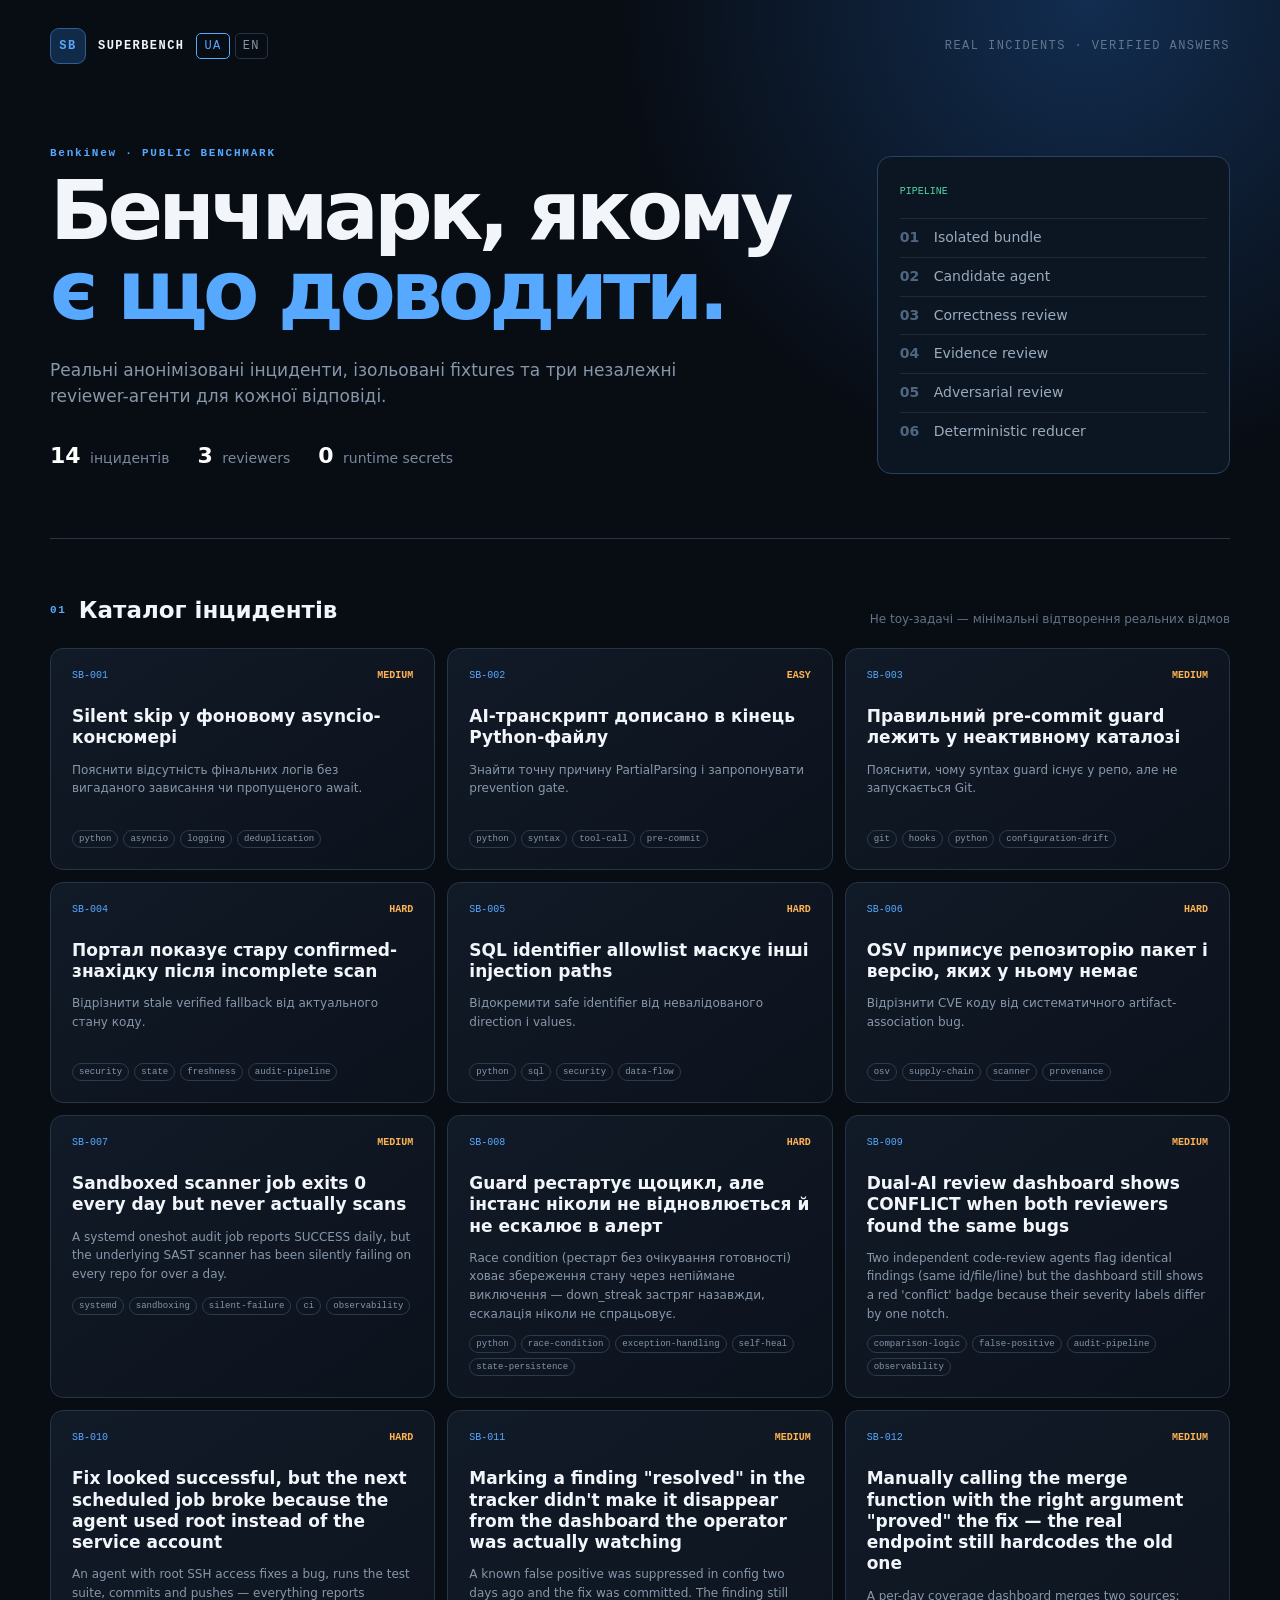
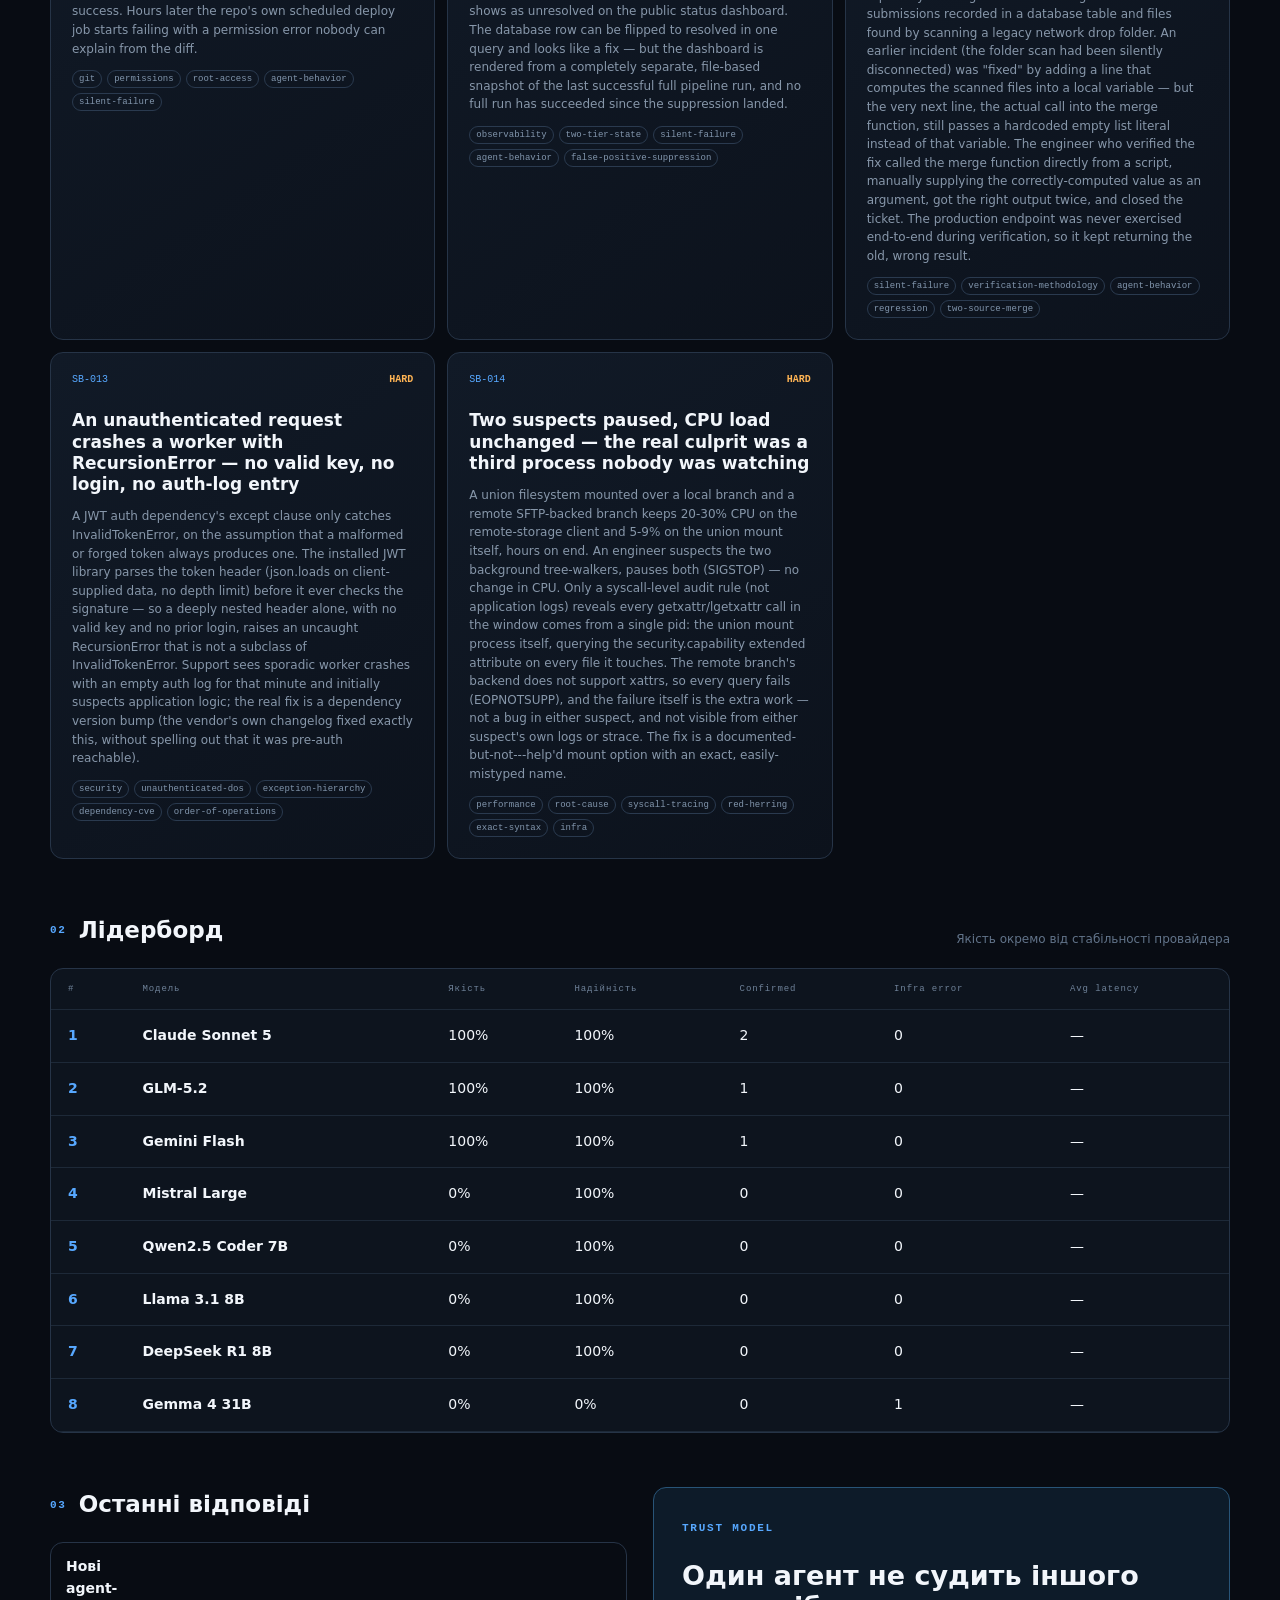
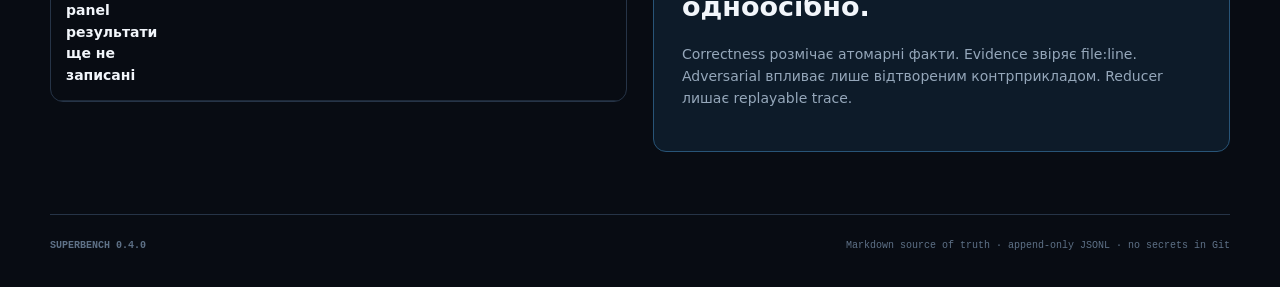
<file: site/index.html>
<!doctype html><html lang="uk"><head><meta charset="utf-8"><meta name="viewport" content="width=device-width,initial-scale=1"><meta name="color-scheme" content="dark"><title>SUPERBENCH · AI Agent Benchmark</title><link rel="stylesheet" href="assets/app.css"><link rel="icon" type="image/svg+xml" href="assets/favicon.svg"></head><body><main><header><nav><div class="logo">SB</div><b>SUPERBENCH</b><div class="language-switch" aria-label="Мова сайту"><a href="./" lang="uk" hreflang="uk" aria-current="page">UA</a><a href="en/" lang="en" hreflang="en">EN</a></div><span>REAL INCIDENTS · VERIFIED ANSWERS</span></nav><div class="hero"><div><p class="eyebrow">BenkiNew · PUBLIC BENCHMARK</p><h1>Бенчмарк, якому<br><em>є що доводити.</em></h1><p class="lead">Реальні анонімізовані інциденти, ізольовані fixtures та три незалежні reviewer-агенти для кожної відповіді.</p><div class="hero-stats"><span><b>14</b> інцидентів</span><span><b>3</b> reviewers</span><span><b>0</b> runtime secrets</span></div></div><aside><span>PIPELINE</span><ol><li><b>01</b> Isolated bundle</li><li><b>02</b> Candidate agent</li><li><b>03</b> Correctness review</li><li><b>04</b> Evidence review</li><li><b>05</b> Adversarial review</li><li><b>06</b> Deterministic reducer</li></ol></aside></div></header><section><div class="section-title"><div><span>01</span><h2>Каталог інцидентів</h2></div><p>Не toy-задачі — мінімальні відтворення реальних відмов</p></div><div class="cases"><article class="case"><div class="case-top"><span>SB-001</span><b>medium</b></div><h3>Silent skip у фоновому asyncio-консюмері</h3><p>Пояснити відсутність фінальних логів без вигаданого зависання чи пропущеного await.</p><div class="tags"><i>python</i><i>asyncio</i><i>logging</i><i>deduplication</i></div></article><article class="case"><div class="case-top"><span>SB-002</span><b>easy</b></div><h3>AI-транскрипт дописано в кінець Python-файлу</h3><p>Знайти точну причину PartialParsing і запропонувати prevention gate.</p><div class="tags"><i>python</i><i>syntax</i><i>tool-call</i><i>pre-commit</i></div></article><article class="case"><div class="case-top"><span>SB-003</span><b>medium</b></div><h3>Правильний pre-commit guard лежить у неактивному каталозі</h3><p>Пояснити, чому syntax guard існує у репо, але не запускається Git.</p><div class="tags"><i>git</i><i>hooks</i><i>python</i><i>configuration-drift</i></div></article><article class="case"><div class="case-top"><span>SB-004</span><b>hard</b></div><h3>Портал показує стару confirmed-знахідку після incomplete scan</h3><p>Відрізнити stale verified fallback від актуального стану коду.</p><div class="tags"><i>security</i><i>state</i><i>freshness</i><i>audit-pipeline</i></div></article><article class="case"><div class="case-top"><span>SB-005</span><b>hard</b></div><h3>SQL identifier allowlist маскує інші injection paths</h3><p>Відокремити safe identifier від невалідованого direction і values.</p><div class="tags"><i>python</i><i>sql</i><i>security</i><i>data-flow</i></div></article><article class="case"><div class="case-top"><span>SB-006</span><b>hard</b></div><h3>OSV приписує репозиторію пакет і версію, яких у ньому немає</h3><p>Відрізнити CVE коду від систематичного artifact-association bug.</p><div class="tags"><i>osv</i><i>supply-chain</i><i>scanner</i><i>provenance</i></div></article><article class="case"><div class="case-top"><span>SB-007</span><b>medium</b></div><h3>Sandboxed scanner job exits 0 every day but never actually scans</h3><p>A systemd oneshot audit job reports SUCCESS daily, but the underlying SAST scanner has been silently failing on every repo for over a day.</p><div class="tags"><i>systemd</i><i>sandboxing</i><i>silent-failure</i><i>ci</i><i>observability</i></div></article><article class="case"><div class="case-top"><span>SB-008</span><b>hard</b></div><h3>Guard рестартує щоцикл, але інстанс ніколи не відновлюється й не ескалює в алерт</h3><p>Race condition (рестарт без очікування готовності) ховає збереження стану через непіймане виключення — down_streak застряг назавжди, ескалація ніколи не спрацьовує.</p><div class="tags"><i>python</i><i>race-condition</i><i>exception-handling</i><i>self-heal</i><i>state-persistence</i></div></article><article class="case"><div class="case-top"><span>SB-009</span><b>medium</b></div><h3>Dual-AI review dashboard shows CONFLICT when both reviewers found the same bugs</h3><p>Two independent code-review agents flag identical findings (same id/file/line) but the dashboard still shows a red &#x27;conflict&#x27; badge because their severity labels differ by one notch.</p><div class="tags"><i>comparison-logic</i><i>false-positive</i><i>audit-pipeline</i><i>observability</i></div></article><article class="case"><div class="case-top"><span>SB-010</span><b>hard</b></div><h3>Fix looked successful, but the next scheduled job broke because the agent used root instead of the service account</h3><p>An agent with root SSH access fixes a bug, runs the test suite, commits and pushes — everything reports success. Hours later the repo&#x27;s own scheduled deploy job starts failing with a permission error nobody can explain from the diff.</p><div class="tags"><i>git</i><i>permissions</i><i>root-access</i><i>agent-behavior</i><i>silent-failure</i></div></article><article class="case"><div class="case-top"><span>SB-011</span><b>medium</b></div><h3>Marking a finding &quot;resolved&quot; in the tracker didn&#x27;t make it disappear from the dashboard the operator was actually watching</h3><p>A known false positive was suppressed in config two days ago and the fix was committed. The finding still shows as unresolved on the public status dashboard. The database row can be flipped to resolved in one query and looks like a fix — but the dashboard is rendered from a completely separate, file-based snapshot of the last successful full pipeline run, and no full run has succeeded since the suppression landed.</p><div class="tags"><i>observability</i><i>two-tier-state</i><i>silent-failure</i><i>agent-behavior</i><i>false-positive-suppression</i></div></article><article class="case"><div class="case-top"><span>SB-012</span><b>medium</b></div><h3>Manually calling the merge function with the right argument &quot;proved&quot; the fix — the real endpoint still hardcodes the old one</h3><p>A per-day coverage dashboard merges two sources: submissions recorded in a database table and files found by scanning a legacy network drop folder. An earlier incident (the folder scan had been silently disconnected) was &quot;fixed&quot; by adding a line that computes the scanned files into a local variable — but the very next line, the actual call into the merge function, still passes a hardcoded empty list literal instead of that variable. The engineer who verified the fix called the merge function directly from a script, manually supplying the correctly-computed value as an argument, got the right output twice, and closed the ticket. The production endpoint was never exercised end-to-end during verification, so it kept returning the old, wrong result.</p><div class="tags"><i>silent-failure</i><i>verification-methodology</i><i>agent-behavior</i><i>regression</i><i>two-source-merge</i></div></article><article class="case"><div class="case-top"><span>SB-013</span><b>hard</b></div><h3>An unauthenticated request crashes a worker with RecursionError — no valid key, no login, no auth-log entry</h3><p>A JWT auth dependency&#x27;s except clause only catches InvalidTokenError, on the assumption that a malformed or forged token always produces one. The installed JWT library parses the token header (json.loads on client-supplied data, no depth limit) before it ever checks the signature — so a deeply nested header alone, with no valid key and no prior login, raises an uncaught RecursionError that is not a subclass of InvalidTokenError. Support sees sporadic worker crashes with an empty auth log for that minute and initially suspects application logic; the real fix is a dependency version bump (the vendor&#x27;s own changelog fixed exactly this, without spelling out that it was pre-auth reachable).</p><div class="tags"><i>security</i><i>unauthenticated-dos</i><i>exception-hierarchy</i><i>dependency-cve</i><i>order-of-operations</i></div></article><article class="case"><div class="case-top"><span>SB-014</span><b>hard</b></div><h3>Two suspects paused, CPU load unchanged — the real culprit was a third process nobody was watching</h3><p>A union filesystem mounted over a local branch and a remote SFTP-backed branch keeps 20-30% CPU on the remote-storage client and 5-9% on the union mount itself, hours on end. An engineer suspects the two background tree-walkers, pauses both (SIGSTOP) — no change in CPU. Only a syscall-level audit rule (not application logs) reveals every getxattr/lgetxattr call in the window comes from a single pid: the union mount process itself, querying the security.capability extended attribute on every file it touches. The remote branch&#x27;s backend does not support xattrs, so every query fails (EOPNOTSUPP), and the failure itself is the extra work — not a bug in either suspect, and not visible from either suspect&#x27;s own logs or strace. The fix is a documented-but-not---help&#x27;d mount option with an exact, easily-mistyped name.</p><div class="tags"><i>performance</i><i>root-cause</i><i>syscall-tracing</i><i>red-herring</i><i>exact-syntax</i><i>infra</i></div></article></div></section><section><div class="section-title"><div><span>02</span><h2>Лідерборд</h2></div><p>Якість окремо від стабільності провайдера</p></div><div class="table-wrap"><table><thead><tr><th>#</th><th>Модель</th><th>Якість</th><th>Надійність</th><th>Confirmed</th><th>Infra error</th><th>Avg latency</th></tr></thead><tbody><tr><td><strong>1</strong></td><td><b>Claude Sonnet 5</b></td><td>100%</td><td>100%</td><td>2</td><td>0</td><td>—</td></tr><tr><td><strong>2</strong></td><td><b>GLM-5.2</b></td><td>100%</td><td>100%</td><td>1</td><td>0</td><td>—</td></tr><tr><td><strong>3</strong></td><td><b>Gemini Flash</b></td><td>100%</td><td>100%</td><td>1</td><td>0</td><td>—</td></tr><tr><td><strong>4</strong></td><td><b>Mistral Large</b></td><td>0%</td><td>100%</td><td>0</td><td>0</td><td>—</td></tr><tr><td><strong>5</strong></td><td><b>Qwen2.5 Coder 7B</b></td><td>0%</td><td>100%</td><td>0</td><td>0</td><td>—</td></tr><tr><td><strong>6</strong></td><td><b>Llama 3.1 8B</b></td><td>0%</td><td>100%</td><td>0</td><td>0</td><td>—</td></tr><tr><td><strong>7</strong></td><td><b>DeepSeek R1 8B</b></td><td>0%</td><td>100%</td><td>0</td><td>0</td><td>—</td></tr><tr><td><strong>8</strong></td><td><b>Gemma 4 31B</b></td><td>0%</td><td>0%</td><td>0</td><td>1</td><td>—</td></tr></tbody></table></div></section><section class="split"><div><div class="section-title"><div><span>03</span><h2>Останні відповіді</h2></div></div><ul class="recent"><li><b>Нові agent-panel результати ще не записані</b></li></ul></div><div class="principles"><span>TRUST MODEL</span><h2>Один агент не судить іншого одноосібно.</h2><p>Correctness розмічає атомарні факти. Evidence звіряє file:line. Adversarial впливає лише відтвореним контрприкладом. Reducer лишає replayable trace.</p></div></section><footer><b>SUPERBENCH 0.4.0</b><span>Markdown source of truth · append-only JSONL · no secrets in Git</span></footer></main></body></html>
</file>
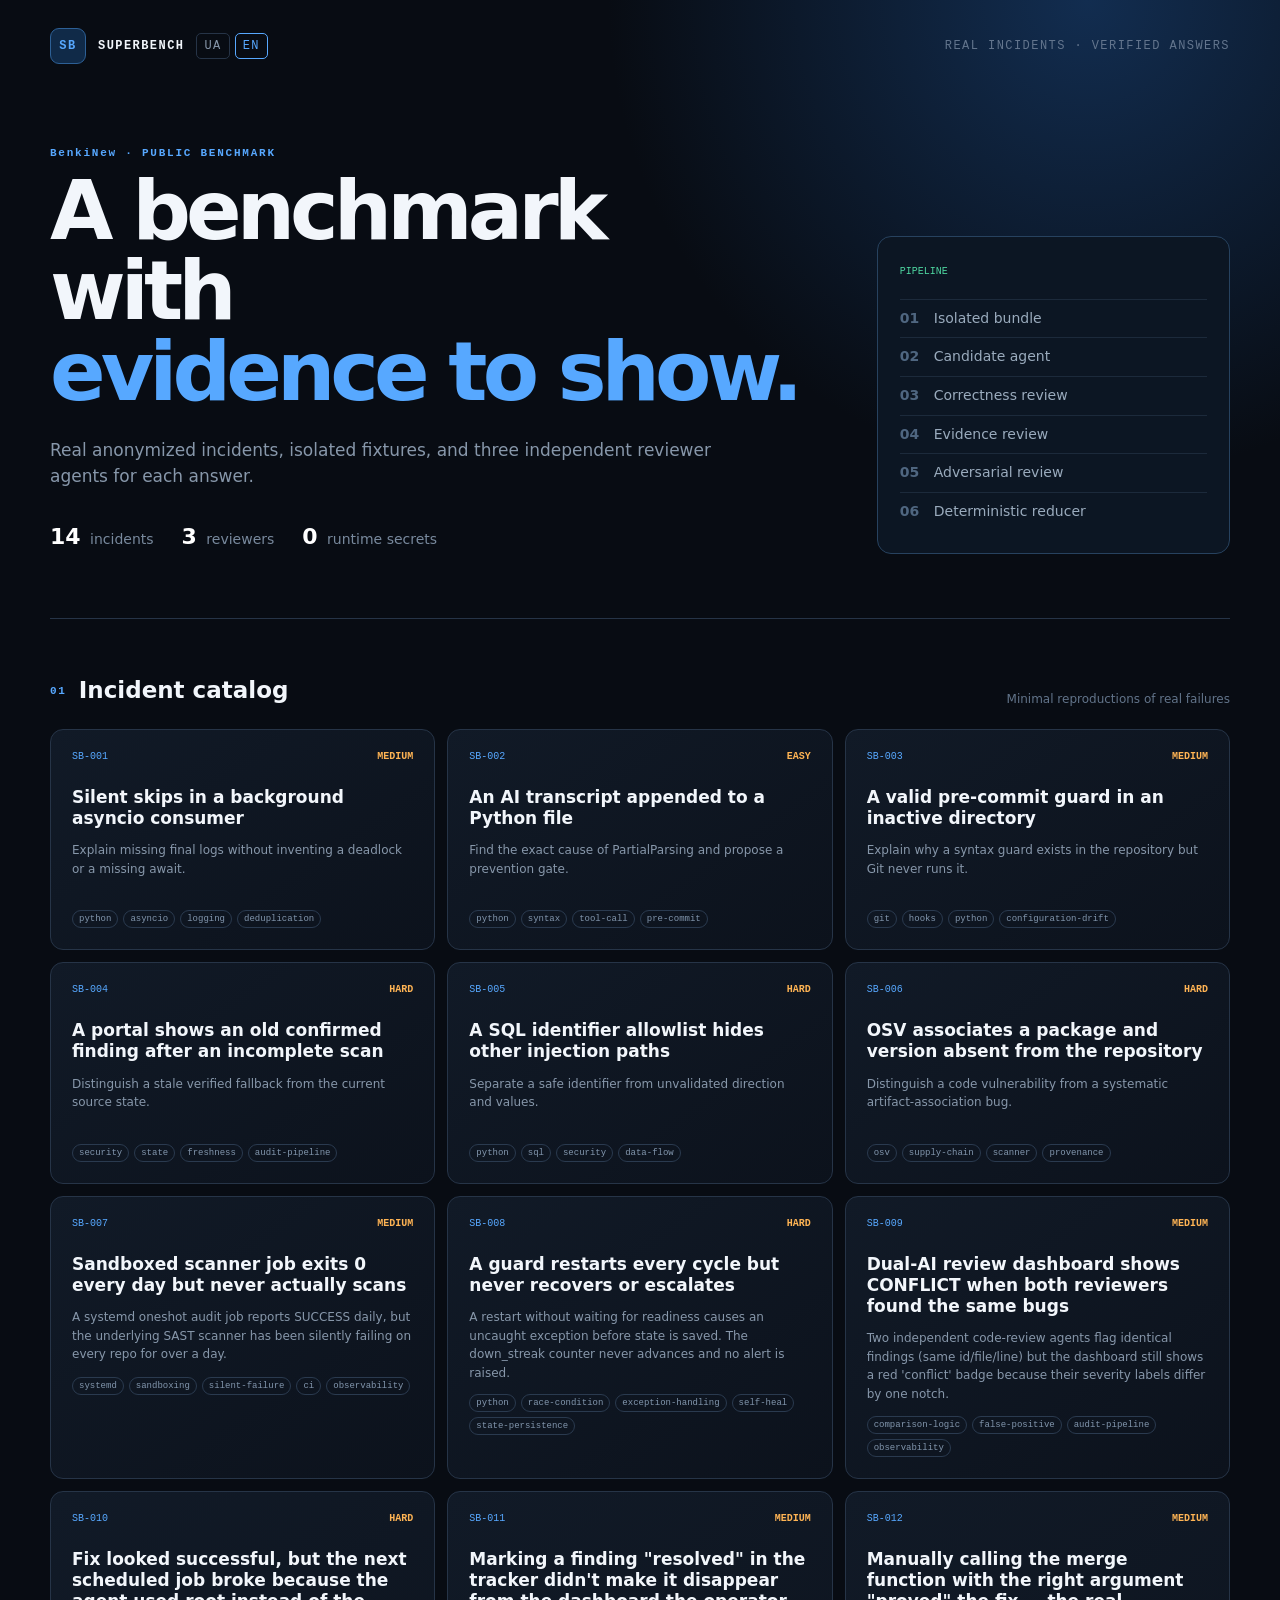
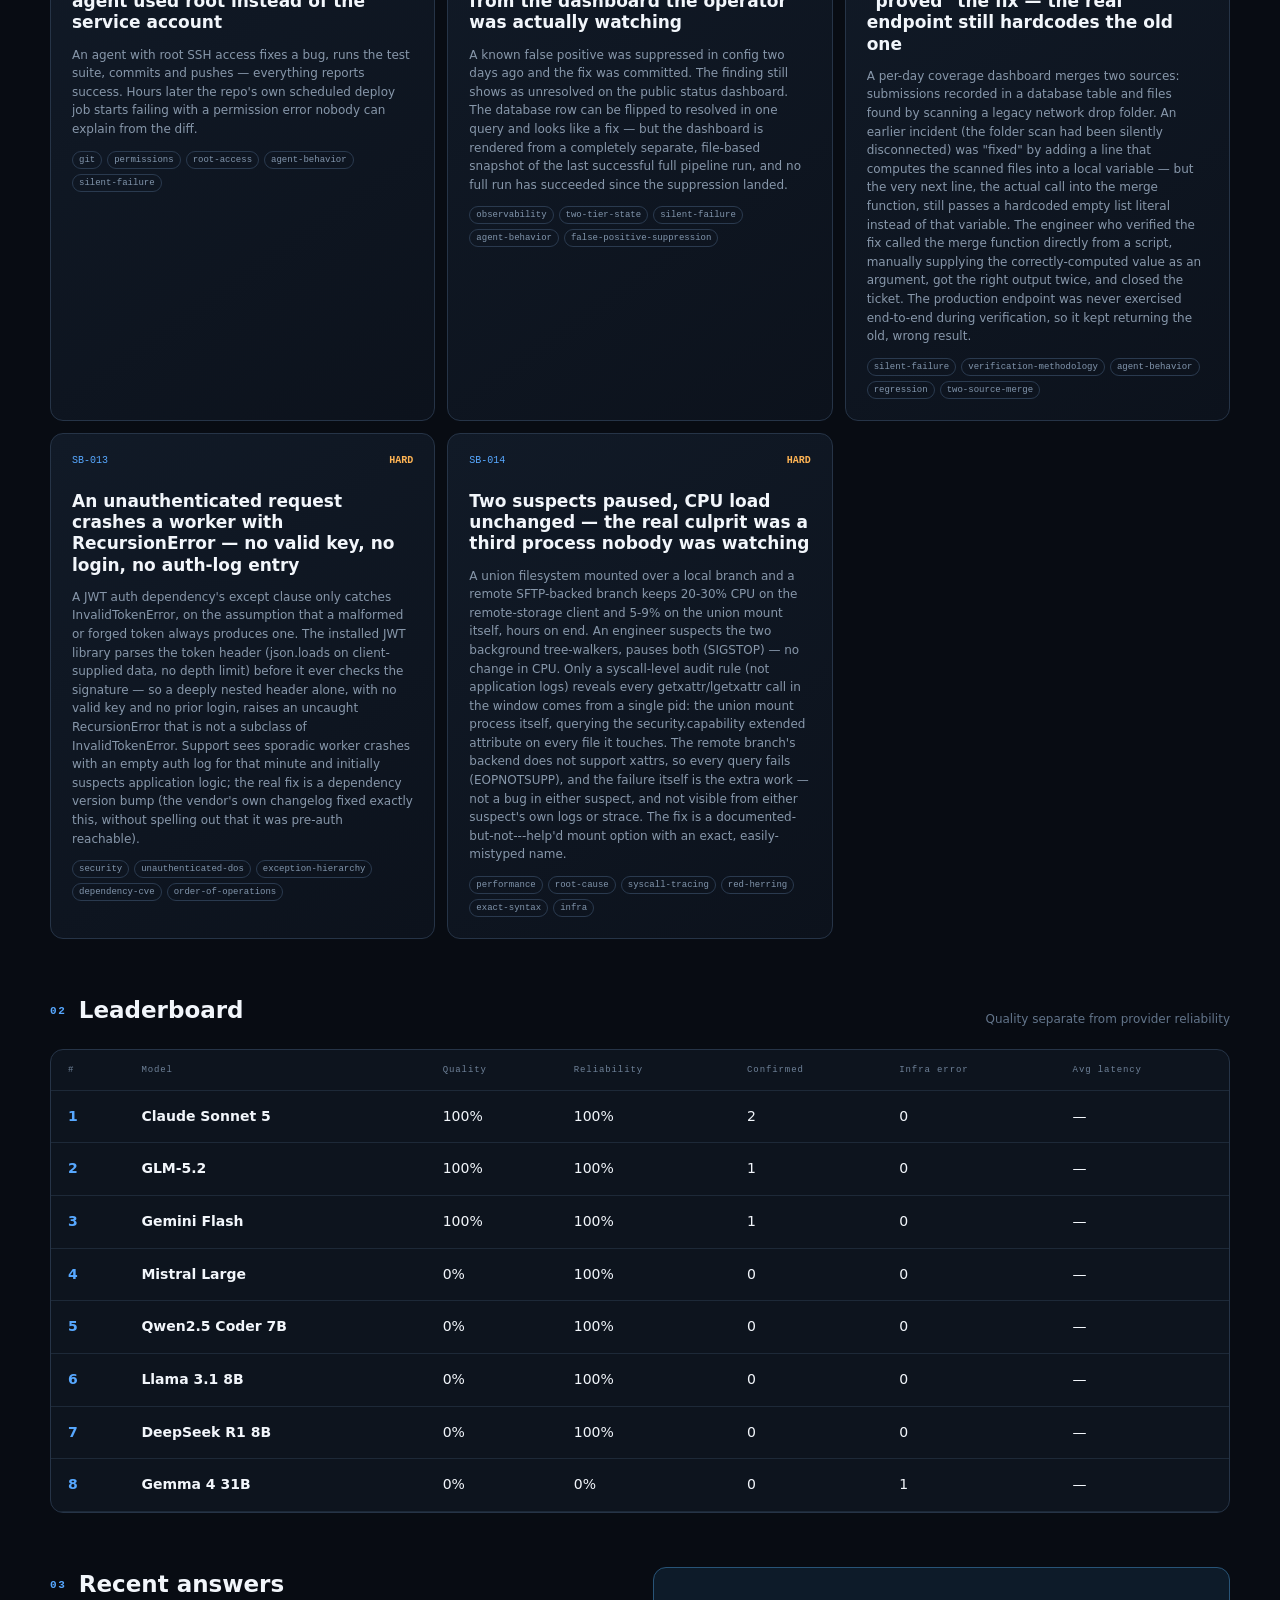
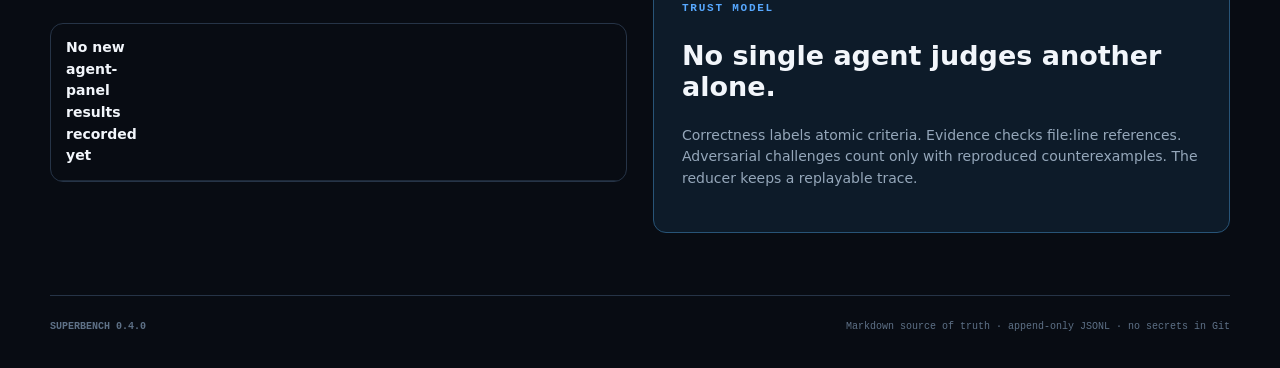
<file: site/en/index.html>
<!doctype html><html lang="en"><head><meta charset="utf-8"><meta name="viewport" content="width=device-width,initial-scale=1"><meta name="color-scheme" content="dark"><title>SUPERBENCH · AI Agent Benchmark</title><link rel="stylesheet" href="../assets/app.css"><link rel="icon" type="image/svg+xml" href="../assets/favicon.svg"></head><body><main><header><nav><div class="logo">SB</div><b>SUPERBENCH</b><div class="language-switch" aria-label="Site language"><a href="../" lang="uk" hreflang="uk">UA</a><a href="./" lang="en" hreflang="en" aria-current="page">EN</a></div><span>REAL INCIDENTS · VERIFIED ANSWERS</span></nav><div class="hero"><div><p class="eyebrow">BenkiNew · PUBLIC BENCHMARK</p><h1>A benchmark with<br><em>evidence to show.</em></h1><p class="lead">Real anonymized incidents, isolated fixtures, and three independent reviewer agents for each answer.</p><div class="hero-stats"><span><b>14</b> incidents</span><span><b>3</b> reviewers</span><span><b>0</b> runtime secrets</span></div></div><aside><span>PIPELINE</span><ol><li><b>01</b> Isolated bundle</li><li><b>02</b> Candidate agent</li><li><b>03</b> Correctness review</li><li><b>04</b> Evidence review</li><li><b>05</b> Adversarial review</li><li><b>06</b> Deterministic reducer</li></ol></aside></div></header><section><div class="section-title"><div><span>01</span><h2>Incident catalog</h2></div><p>Minimal reproductions of real failures</p></div><div class="cases"><article class="case"><div class="case-top"><span>SB-001</span><b>medium</b></div><h3>Silent skips in a background asyncio consumer</h3><p>Explain missing final logs without inventing a deadlock or a missing await.</p><div class="tags"><i>python</i><i>asyncio</i><i>logging</i><i>deduplication</i></div></article><article class="case"><div class="case-top"><span>SB-002</span><b>easy</b></div><h3>An AI transcript appended to a Python file</h3><p>Find the exact cause of PartialParsing and propose a prevention gate.</p><div class="tags"><i>python</i><i>syntax</i><i>tool-call</i><i>pre-commit</i></div></article><article class="case"><div class="case-top"><span>SB-003</span><b>medium</b></div><h3>A valid pre-commit guard in an inactive directory</h3><p>Explain why a syntax guard exists in the repository but Git never runs it.</p><div class="tags"><i>git</i><i>hooks</i><i>python</i><i>configuration-drift</i></div></article><article class="case"><div class="case-top"><span>SB-004</span><b>hard</b></div><h3>A portal shows an old confirmed finding after an incomplete scan</h3><p>Distinguish a stale verified fallback from the current source state.</p><div class="tags"><i>security</i><i>state</i><i>freshness</i><i>audit-pipeline</i></div></article><article class="case"><div class="case-top"><span>SB-005</span><b>hard</b></div><h3>A SQL identifier allowlist hides other injection paths</h3><p>Separate a safe identifier from unvalidated direction and values.</p><div class="tags"><i>python</i><i>sql</i><i>security</i><i>data-flow</i></div></article><article class="case"><div class="case-top"><span>SB-006</span><b>hard</b></div><h3>OSV associates a package and version absent from the repository</h3><p>Distinguish a code vulnerability from a systematic artifact-association bug.</p><div class="tags"><i>osv</i><i>supply-chain</i><i>scanner</i><i>provenance</i></div></article><article class="case"><div class="case-top"><span>SB-007</span><b>medium</b></div><h3>Sandboxed scanner job exits 0 every day but never actually scans</h3><p>A systemd oneshot audit job reports SUCCESS daily, but the underlying SAST scanner has been silently failing on every repo for over a day.</p><div class="tags"><i>systemd</i><i>sandboxing</i><i>silent-failure</i><i>ci</i><i>observability</i></div></article><article class="case"><div class="case-top"><span>SB-008</span><b>hard</b></div><h3>A guard restarts every cycle but never recovers or escalates</h3><p>A restart without waiting for readiness causes an uncaught exception before state is saved. The down_streak counter never advances and no alert is raised.</p><div class="tags"><i>python</i><i>race-condition</i><i>exception-handling</i><i>self-heal</i><i>state-persistence</i></div></article><article class="case"><div class="case-top"><span>SB-009</span><b>medium</b></div><h3>Dual-AI review dashboard shows CONFLICT when both reviewers found the same bugs</h3><p>Two independent code-review agents flag identical findings (same id/file/line) but the dashboard still shows a red &#x27;conflict&#x27; badge because their severity labels differ by one notch.</p><div class="tags"><i>comparison-logic</i><i>false-positive</i><i>audit-pipeline</i><i>observability</i></div></article><article class="case"><div class="case-top"><span>SB-010</span><b>hard</b></div><h3>Fix looked successful, but the next scheduled job broke because the agent used root instead of the service account</h3><p>An agent with root SSH access fixes a bug, runs the test suite, commits and pushes — everything reports success. Hours later the repo&#x27;s own scheduled deploy job starts failing with a permission error nobody can explain from the diff.</p><div class="tags"><i>git</i><i>permissions</i><i>root-access</i><i>agent-behavior</i><i>silent-failure</i></div></article><article class="case"><div class="case-top"><span>SB-011</span><b>medium</b></div><h3>Marking a finding &quot;resolved&quot; in the tracker didn&#x27;t make it disappear from the dashboard the operator was actually watching</h3><p>A known false positive was suppressed in config two days ago and the fix was committed. The finding still shows as unresolved on the public status dashboard. The database row can be flipped to resolved in one query and looks like a fix — but the dashboard is rendered from a completely separate, file-based snapshot of the last successful full pipeline run, and no full run has succeeded since the suppression landed.</p><div class="tags"><i>observability</i><i>two-tier-state</i><i>silent-failure</i><i>agent-behavior</i><i>false-positive-suppression</i></div></article><article class="case"><div class="case-top"><span>SB-012</span><b>medium</b></div><h3>Manually calling the merge function with the right argument &quot;proved&quot; the fix — the real endpoint still hardcodes the old one</h3><p>A per-day coverage dashboard merges two sources: submissions recorded in a database table and files found by scanning a legacy network drop folder. An earlier incident (the folder scan had been silently disconnected) was &quot;fixed&quot; by adding a line that computes the scanned files into a local variable — but the very next line, the actual call into the merge function, still passes a hardcoded empty list literal instead of that variable. The engineer who verified the fix called the merge function directly from a script, manually supplying the correctly-computed value as an argument, got the right output twice, and closed the ticket. The production endpoint was never exercised end-to-end during verification, so it kept returning the old, wrong result.</p><div class="tags"><i>silent-failure</i><i>verification-methodology</i><i>agent-behavior</i><i>regression</i><i>two-source-merge</i></div></article><article class="case"><div class="case-top"><span>SB-013</span><b>hard</b></div><h3>An unauthenticated request crashes a worker with RecursionError — no valid key, no login, no auth-log entry</h3><p>A JWT auth dependency&#x27;s except clause only catches InvalidTokenError, on the assumption that a malformed or forged token always produces one. The installed JWT library parses the token header (json.loads on client-supplied data, no depth limit) before it ever checks the signature — so a deeply nested header alone, with no valid key and no prior login, raises an uncaught RecursionError that is not a subclass of InvalidTokenError. Support sees sporadic worker crashes with an empty auth log for that minute and initially suspects application logic; the real fix is a dependency version bump (the vendor&#x27;s own changelog fixed exactly this, without spelling out that it was pre-auth reachable).</p><div class="tags"><i>security</i><i>unauthenticated-dos</i><i>exception-hierarchy</i><i>dependency-cve</i><i>order-of-operations</i></div></article><article class="case"><div class="case-top"><span>SB-014</span><b>hard</b></div><h3>Two suspects paused, CPU load unchanged — the real culprit was a third process nobody was watching</h3><p>A union filesystem mounted over a local branch and a remote SFTP-backed branch keeps 20-30% CPU on the remote-storage client and 5-9% on the union mount itself, hours on end. An engineer suspects the two background tree-walkers, pauses both (SIGSTOP) — no change in CPU. Only a syscall-level audit rule (not application logs) reveals every getxattr/lgetxattr call in the window comes from a single pid: the union mount process itself, querying the security.capability extended attribute on every file it touches. The remote branch&#x27;s backend does not support xattrs, so every query fails (EOPNOTSUPP), and the failure itself is the extra work — not a bug in either suspect, and not visible from either suspect&#x27;s own logs or strace. The fix is a documented-but-not---help&#x27;d mount option with an exact, easily-mistyped name.</p><div class="tags"><i>performance</i><i>root-cause</i><i>syscall-tracing</i><i>red-herring</i><i>exact-syntax</i><i>infra</i></div></article></div></section><section><div class="section-title"><div><span>02</span><h2>Leaderboard</h2></div><p>Quality separate from provider reliability</p></div><div class="table-wrap"><table><thead><tr><th>#</th><th>Model</th><th>Quality</th><th>Reliability</th><th>Confirmed</th><th>Infra error</th><th>Avg latency</th></tr></thead><tbody><tr><td><strong>1</strong></td><td><b>Claude Sonnet 5</b></td><td>100%</td><td>100%</td><td>2</td><td>0</td><td>—</td></tr><tr><td><strong>2</strong></td><td><b>GLM-5.2</b></td><td>100%</td><td>100%</td><td>1</td><td>0</td><td>—</td></tr><tr><td><strong>3</strong></td><td><b>Gemini Flash</b></td><td>100%</td><td>100%</td><td>1</td><td>0</td><td>—</td></tr><tr><td><strong>4</strong></td><td><b>Mistral Large</b></td><td>0%</td><td>100%</td><td>0</td><td>0</td><td>—</td></tr><tr><td><strong>5</strong></td><td><b>Qwen2.5 Coder 7B</b></td><td>0%</td><td>100%</td><td>0</td><td>0</td><td>—</td></tr><tr><td><strong>6</strong></td><td><b>Llama 3.1 8B</b></td><td>0%</td><td>100%</td><td>0</td><td>0</td><td>—</td></tr><tr><td><strong>7</strong></td><td><b>DeepSeek R1 8B</b></td><td>0%</td><td>100%</td><td>0</td><td>0</td><td>—</td></tr><tr><td><strong>8</strong></td><td><b>Gemma 4 31B</b></td><td>0%</td><td>0%</td><td>0</td><td>1</td><td>—</td></tr></tbody></table></div></section><section class="split"><div><div class="section-title"><div><span>03</span><h2>Recent answers</h2></div></div><ul class="recent"><li><b>No new agent-panel results recorded yet</b></li></ul></div><div class="principles"><span>TRUST MODEL</span><h2>No single agent judges another alone.</h2><p>Correctness labels atomic criteria. Evidence checks file:line references. Adversarial challenges count only with reproduced counterexamples. The reducer keeps a replayable trace.</p></div></section><footer><b>SUPERBENCH 0.4.0</b><span>Markdown source of truth · append-only JSONL · no secrets in Git</span></footer></main></body></html>
</file>
<file: site/assets/app.css>
:root{--bg:#080c13;--panel:#101824;--line:#263447;--text:#f2f6fb;--muted:#8797aa;--blue:#57a8ff;--green:#4ed6a0;--orange:#ffb454}*{box-sizing:border-box}body{margin:0;background:radial-gradient(circle at 85% 0,#122d50 0,transparent 30rem),var(--bg);color:var(--text);font:14px/1.55 Inter,system-ui,sans-serif}main{width:min(1180px,calc(100% - 36px));margin:auto}header{padding:28px 0 64px;border-bottom:1px solid var(--line)}nav{display:flex;align-items:center;gap:12px;font:12px ui-monospace,monospace;letter-spacing:.12em}nav>span{margin-left:auto;color:#63758d}.logo{display:grid;place-items:center;width:36px;height:36px;border-radius:9px;background:#102a48;border:1px solid #2d6096;color:var(--blue);font-weight:900}.hero{display:grid;grid-template-columns:1.5fr .7fr;gap:70px;align-items:end;padding-top:72px}.eyebrow,.section-title span,.principles>span{color:var(--blue);font:700 11px ui-monospace,monospace;letter-spacing:.16em}h1{font-size:clamp(46px,7vw,82px);line-height:.98;letter-spacing:-.06em;margin:12px 0 25px}h1 em{font-style:normal;color:var(--blue)}.lead{max-width:700px;color:var(--muted);font-size:17px}.hero-stats{display:flex;gap:28px;margin-top:30px;color:#78899d}.hero-stats b{color:#fff;font-size:22px;margin-right:5px}.hero aside{padding:22px;border:1px solid #27425f;border-radius:14px;background:#0c1623}.hero aside>span{font:10px ui-monospace,monospace;color:var(--green)}ol{list-style:none;margin:18px 0 0;padding:0}ol li{padding:8px 0;border-top:1px solid #1c2a3b;color:#9aabbd}ol b{color:#4f6680;margin-right:10px}section{padding-top:54px}.section-title{display:flex;align-items:end;justify-content:space-between;margin-bottom:20px}.section-title>div{display:flex;align-items:center;gap:12px}.section-title h2{margin:0;font-size:23px}.section-title p{margin:0;color:#62748a;font-size:12px}.cases{display:grid;grid-template-columns:repeat(3,1fr);gap:12px}.case{padding:21px;border:1px solid var(--line);border-radius:13px;background:linear-gradient(145deg,#111a27,#0c121c);min-height:220px}.case-top{display:flex;justify-content:space-between;color:var(--blue);font:10px ui-monospace,monospace}.case-top b{color:var(--orange);text-transform:uppercase}.case h3{font-size:17px;line-height:1.25;margin:25px 0 9px}.case p{color:var(--muted);font-size:12px;min-height:57px}.tags{display:flex;flex-wrap:wrap;gap:5px}.tags i{font-style:normal;font:9px ui-monospace,monospace;color:#8296ad;padding:3px 6px;border:1px solid #2a3a4f;border-radius:99px}.table-wrap{overflow:auto;border:1px solid var(--line);border-radius:13px;background:#0d141e}table{border-collapse:collapse;width:100%;min-width:720px}th,td{text-align:left;padding:15px 17px;border-bottom:1px solid #1d2938}th{font:9px ui-monospace,monospace;letter-spacing:.1em;color:#6f8299}td:first-child strong{color:var(--blue)}.split{display:grid;grid-template-columns:1fr 1fr;gap:26px}.recent{list-style:none;margin:0;padding:0;border:1px solid var(--line);border-radius:13px;overflow:hidden}.recent li{display:grid;grid-template-columns:80px 1fr auto;gap:10px;padding:13px 15px;border-bottom:1px solid #1d2938}.recent span{color:var(--blue);font:10px ui-monospace,monospace}.recent i{font:9px ui-monospace,monospace;text-transform:uppercase}.confirmed{color:var(--green)}.rejected{color:#ff6b7a}.pending,.partial{color:var(--orange)}.principles{padding:28px;border:1px solid #285477;border-radius:13px;background:#0d1b29}.principles h2{font-size:27px;line-height:1.15}.principles p{color:#95a7ba}footer{display:flex;justify-content:space-between;margin-top:62px;padding:25px 0 35px;border-top:1px solid var(--line);color:#5e7187;font:10px ui-monospace,monospace}@media(max-width:850px){.hero,.split{grid-template-columns:1fr}.cases{grid-template-columns:repeat(2,1fr)}}@media(max-width:560px){.cases{grid-template-columns:1fr}.hero{padding-top:42px}.section-title p,nav>span{display:none}footer{flex-direction:column;gap:8px}}.language-switch{display:flex;gap:5px}.language-switch a{color:var(--muted);padding:5px 7px;border:1px solid var(--line);border-radius:5px;text-decoration:none}.language-switch a[aria-current="page"]{color:var(--blue);border-color:var(--blue)}.language-switch a:focus-visible{outline:2px solid var(--blue);outline-offset:3px}:root{--bg:var(--ss-bg,#080c13);--panel:var(--ss-surface,#101824);--line:var(--ss-line,#263447);--text:var(--ss-text,#f2f6fb);--muted:var(--ss-text-muted,#8797aa);--blue:var(--ss-info,#57a8ff);--green:var(--ss-ok,#4ed6a0);--orange:var(--ss-warn,#ffb454)}body{font-family:var(--ss-font-sans,system-ui,sans-serif)}
</file>
